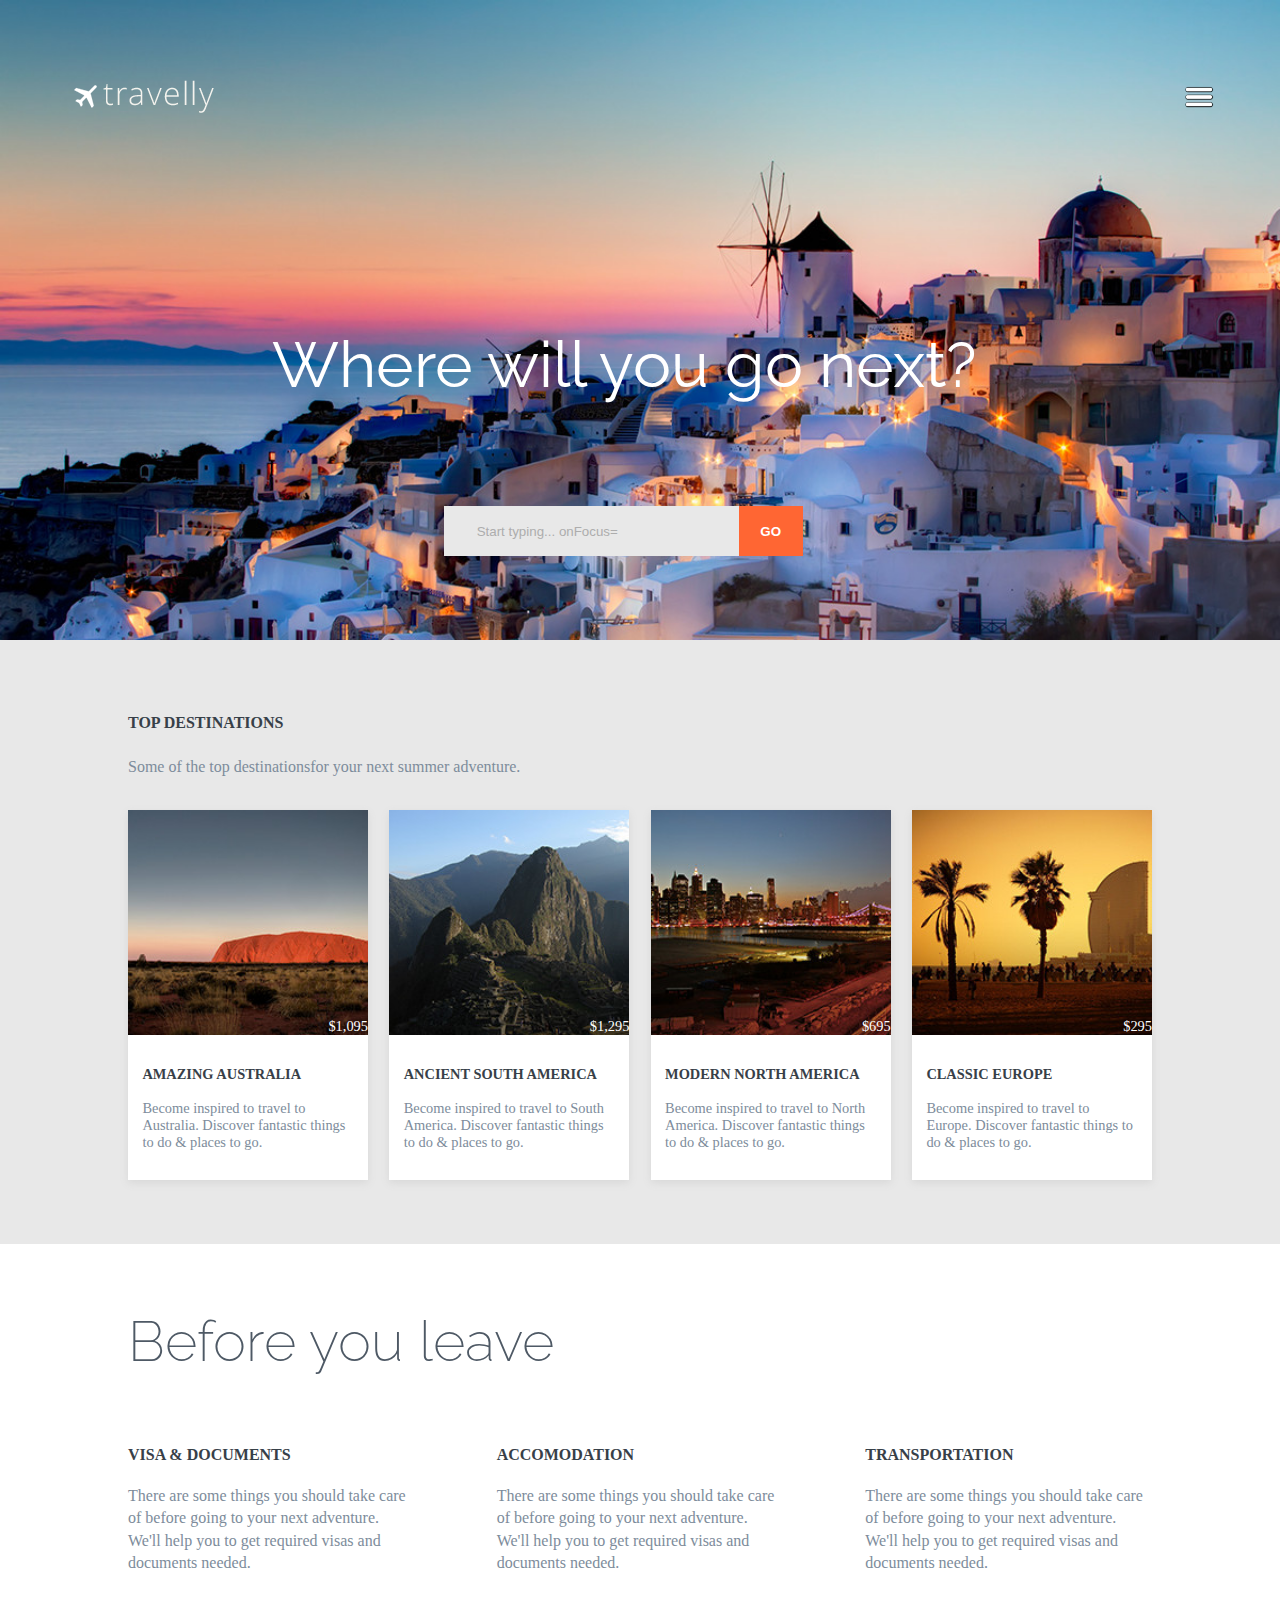
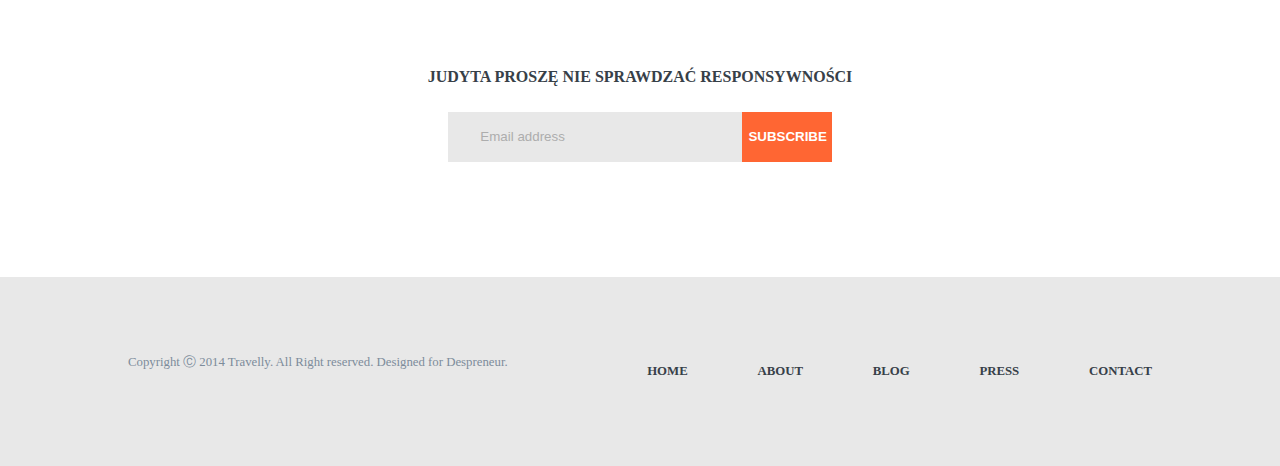
<file: index.html>
<head>
	<title> Travel </title>


		<link rel="stylesheet" type="text/css" href="css/everything.css">
    	<meta name="viewport" content="width=device-width, initial-scale=1.0">
    	<link rel="stylesheet" href="https://fonts.googleapis.com/css?family=Raleway">
    	 <meta charset="UTF-8">
</head>

<body>

	<section class="header">
		<table>
			<tr>
				<td class="logo">
					<img src="img/logoo.png">
				</td>
				<td class="menu"> 
					<img src="img/menu.png">
				</td>
			</tr>
			<tr>
				<td class="where">
					Where will you go next?
				</td>
			</tr>
			<tr>
				<td class="input">
					<input type="text" name="place" value=" Start typing... onFocus="this.value=''"><button>go</button>
				</td>
			</tr>
		</table>
	</section>

	<section class="slideshow">
		<div>
			<p class="title">Top destinations</p>
			<p class="content">Some of the top destinationsfor your next summer adventure. </p><br>
		</div>
		<section class="all">
			<div class="under">
				<div class="slide1">
					$1,095 
				</div>
				<div class="slides">
					<p class="title">Amazing Australia</p>
					<p class="content">Become inspired to travel to Australia. Discover fantastic things to do & places to go. </p>
				</div>
			</div>
			<div class="under">
				<div class="slide2">
					$1,295 
				</div>
				<div class="slides">
					<p class="title"> Ancient South America</p>
					<p class="content"> Become inspired to travel to South America. Discover fantastic things to do & places to go. </p>
				</div>
			</div>
			<div class="under">
				<div class="slide3">
					$695
				</div>
				<div class="slides">
					<p class="title"> modern north america</p>
					<p class="content">Become inspired to travel to North America. Discover fantastic things to do & places to go. </p>
				</div>
			</div>
			<div class="under">
				<div class="slide4">
					$295
				</div>
				<div class="slides">
					<p class="title"> classic europe</p>
					<p class="content"> Become inspired to travel to Europe. Discover fantastic things to do & places to go. </p>
				</div>
			</div>
		</section>
	</section>

	<section class="bottom">
		<div class="before">
			Before you leave
		</div>
		<div class="documents">
			<div class="text">
				<p class="title"> Visa & documents</p>
				<p class="content"> There are some things you should take care of before going to your next adventure. We'll help you to get required visas and documents needed. </p>
			</div>
			<div class="text">
				<p class="title"> Accomodation</p>
				<p class="content"> There are some things you should take care of before going to your next adventure. We'll help you to get required visas and documents needed. </p>
			</div>
			<div class="text">
				<p class="title"> Transportation</p>
				<p class="content"> There are some things you should take care of before going to your next adventure. We'll help you to get required visas and documents needed. </p>
			</div>
		</div>
		<div class="subscribe">
			<div><p class="title"> Judyta proszę nie sprawdzać responsywności</p></div>
			<div><input type="text" name="place" value=" Email address"><button class="sub">subscribe</button></div>
		</div>
	</section>

	<footer>
	<div><p class="content"> Copyright Ⓒ 2014 Travelly. All Right reserved. Designed for Despreneur. </p></div>
	<div></div>
	<p class="title"> home</p><p class="title"> about</p><p class="title"> blog</p><p class="title"> Press</p><p class="title"> contact</p>
	</footer>



	</body>
</file>
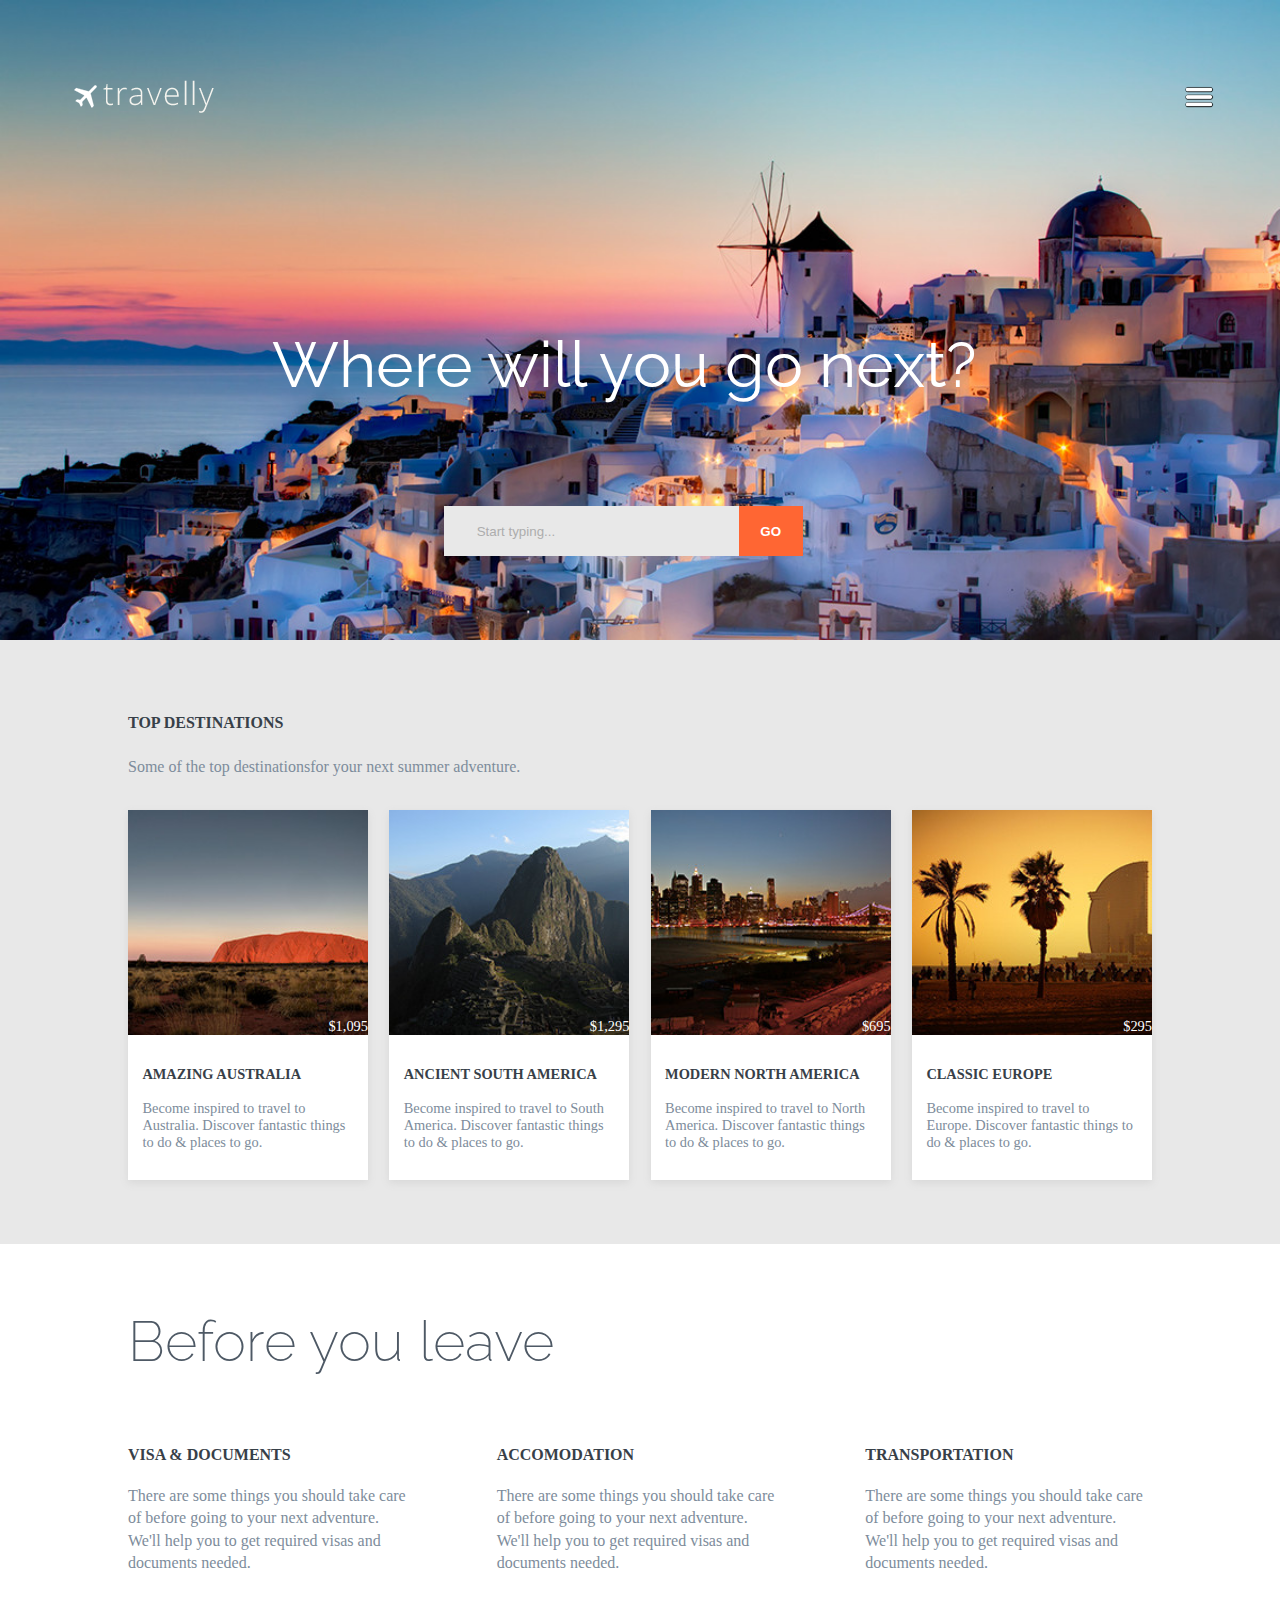
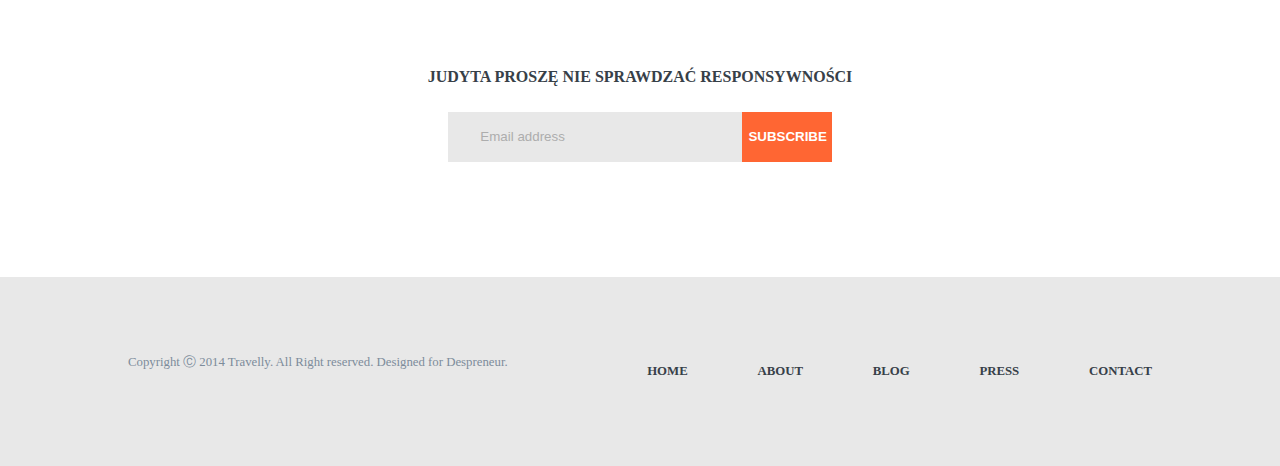
<file: ready.html>
<head>
	<title> Travel </title>


		<link rel="stylesheet" type="text/css" href="css/everything.css">
    	<meta name="viewport" content="width=device-width, initial-scale=1.0">
    	<link rel="stylesheet" href="https://fonts.googleapis.com/css?family=Raleway">
    	 <meta charset="UTF-8">
</head>

<body>

	<section class="header">
		<table>
			<tr>
				<td class="logo">
					<img src="img/logoo.png">
				</td>
				<td class="menu"> 
					<img src="img/menu.png">
				</td>
			</tr>
			<tr>
				<td class="where">
					Where will you go next?
				</td>
			</tr>
			<tr>
				<td class="input">
					<input type="text" name="place" value=" Start typing..."><button>go</button>
				</td>
			</tr>
		</table>
	</section>

	<section class="slideshow">
		<div>
			<p class="title">Top destinations</p>
			<p class="content">Some of the top destinationsfor your next summer adventure. </p><br>
		</div>
		<section class="all">
			<div class="under">
				<div class="slide1">
					$1,095 
				</div>
				<div class="slides">
					<p class="title">Amazing Australia</p>
					<p class="content">Become inspired to travel to Australia. Discover fantastic things to do & places to go. </p>
				</div>
			</div>
			<div class="under">
				<div class="slide2">
					$1,295 
				</div>
				<div class="slides">
					<p class="title"> Ancient South America</p>
					<p class="content"> Become inspired to travel to South America. Discover fantastic things to do & places to go. </p>
				</div>
			</div>
			<div class="under">
				<div class="slide3">
					$695
				</div>
				<div class="slides">
					<p class="title"> modern north america</p>
					<p class="content">Become inspired to travel to North America. Discover fantastic things to do & places to go. </p>
				</div>
			</div>
			<div class="under">
				<div class="slide4">
					$295
				</div>
				<div class="slides">
					<p class="title"> classic europe</p>
					<p class="content"> Become inspired to travel to Europe. Discover fantastic things to do & places to go. </p>
				</div>
			</div>
		</section>
	</section>

	<section class="bottom">
		<div class="before">
			Before you leave
		</div>
		<div class="documents">
			<div class="text">
				<p class="title"> Visa & documents</p>
				<p class="content"> There are some things you should take care of before going to your next adventure. We'll help you to get required visas and documents needed. </p>
			</div>
			<div class="text">
				<p class="title"> Accomodation</p>
				<p class="content"> There are some things you should take care of before going to your next adventure. We'll help you to get required visas and documents needed. </p>
			</div>
			<div class="text">
				<p class="title"> Transportation</p>
				<p class="content"> There are some things you should take care of before going to your next adventure. We'll help you to get required visas and documents needed. </p>
			</div>
		</div>
		<div class="subscribe">
			<div><p class="title"> Judyta proszę nie sprawdzać responsywności</p></div>
			<div><input type="text" name="place" value=" Email address"><button class="sub">subscribe</button></div>
		</div>
	</section>

	<footer>
	<div><p class="content"> Copyright Ⓒ 2014 Travelly. All Right reserved. Designed for Despreneur. </p></div>
	<div></div>
	<p class="title"> home</p><p class="title"> about</p><p class="title"> blog</p><p class="title"> Press</p><p class="title"> contact</p>
	</footer>



	</body>
</file>
<file: css/everything.css>
@import 'header.css';
@import 'all.css';
@import 'slideshow.css';
@import 'before.css';
@import 'footer.css'
</file>
